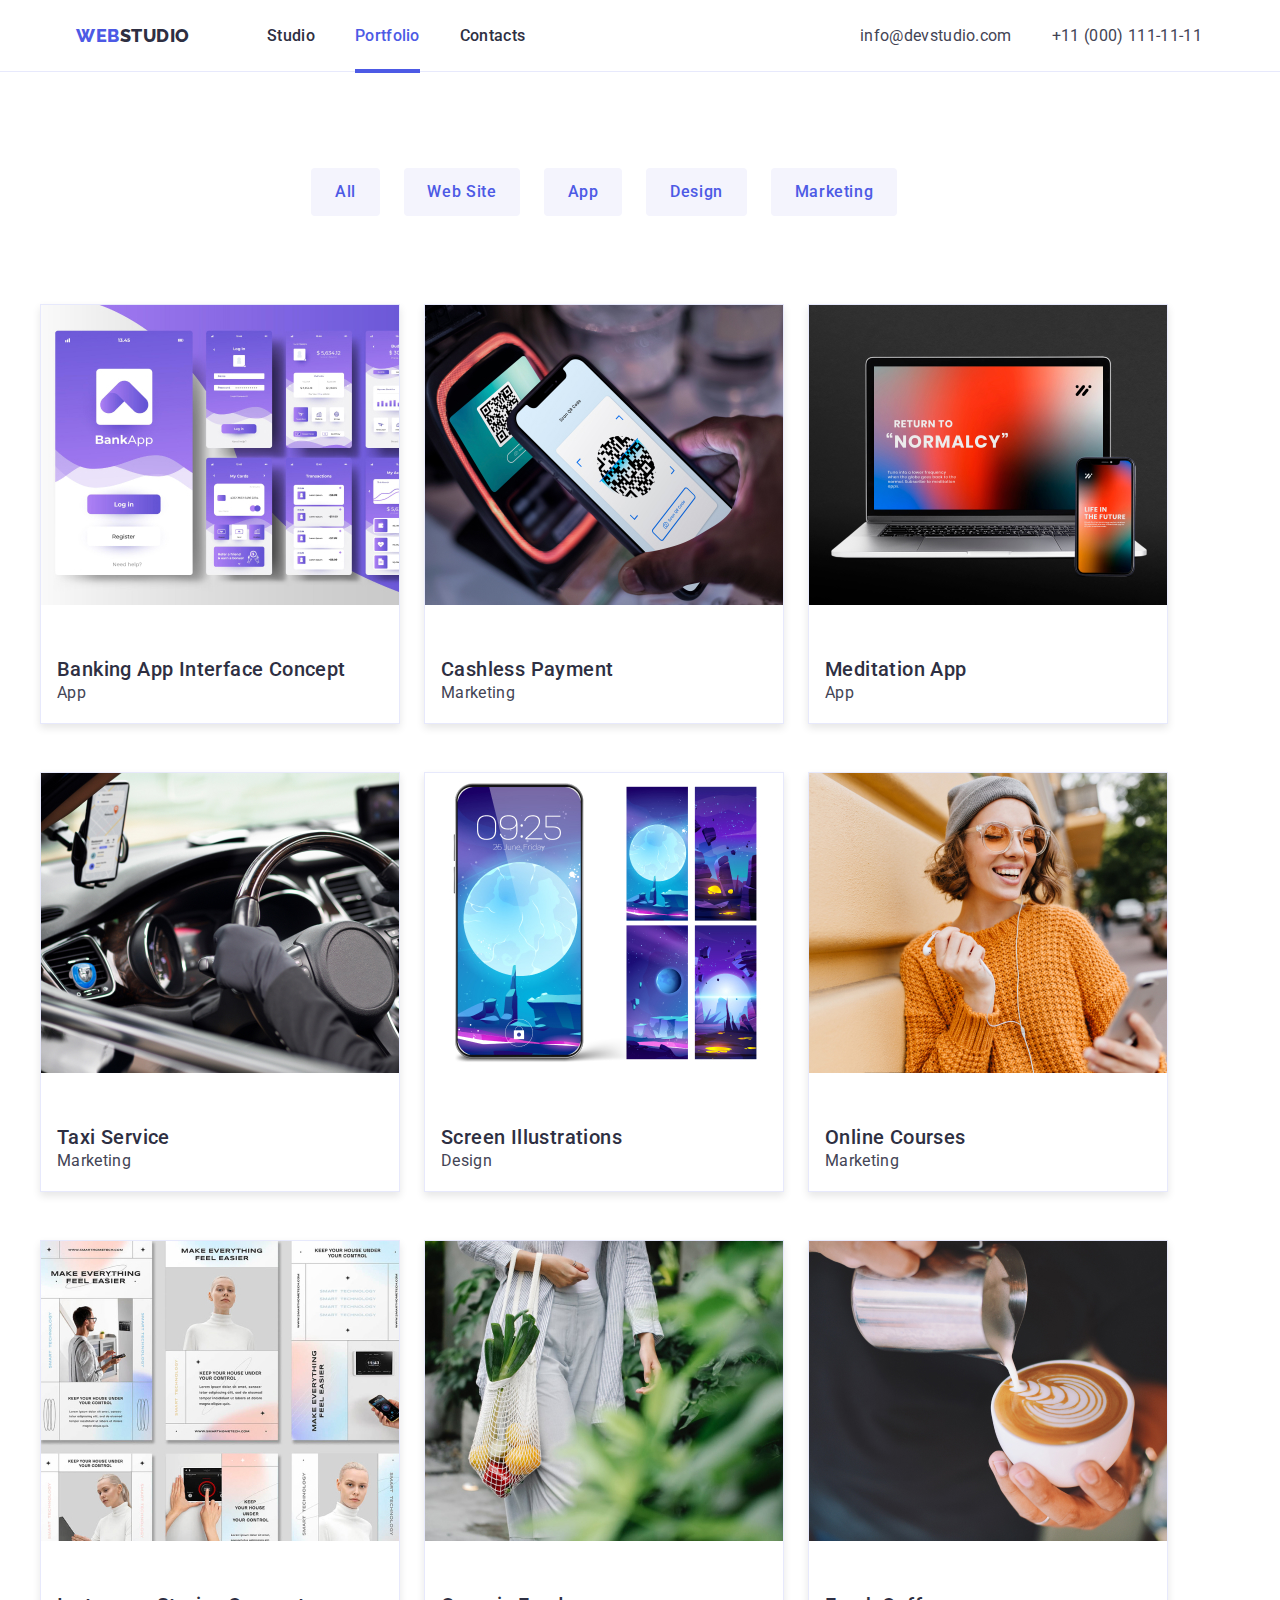
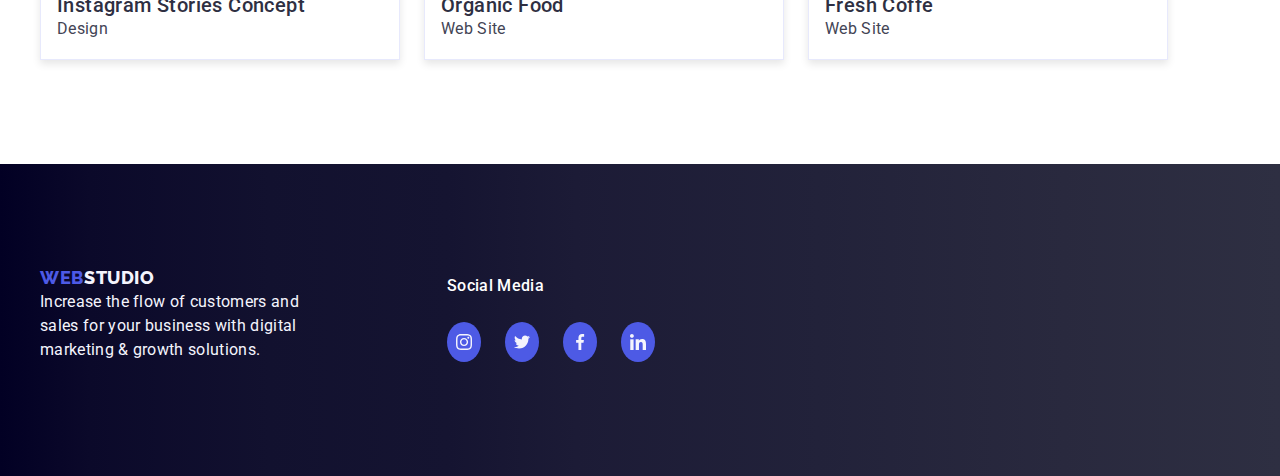
<file: portfolio.html>
<!DOCTYPE html>
<html lang="en">
  <head>
    <meta charset="UTF-8" />
    <meta name="viewport" content="width=device-width, initial-scale=1.0" />
    <link
      rel="stylesheet"
      href="https://cdnjs.cloudflare.com/ajax/libs/modern-normalize/1.0.0/modern-normalize.min.css"
    />
    <link rel="preconnect" href="https://fonts.googleapis.com" />
    <link rel="preconnect" href="https://fonts.gstatic.com" crossorigin />
    <link
      href="https://fonts.googleapis.com/css2?family=Roboto:wght@400;500;700;900&display=swap"
      rel="stylesheet"
    />
    <link rel="preconnect" href="https://fonts.googleapis.com" />
    <link rel="preconnect" href="https://fonts.gstatic.com" crossorigin />
    <link
      rel="stylesheet"
      href="https://cdnjs.cloudflare.com/ajax/libs/modern-normalize/2.0.0/modern-normalize.min.css"
      integrity="sha512-4xo8blKMVCiXpTaLzQSLSw3KFOVPWhm/TRtuPVc4WG6kUgjH6J03IBuG7JZPkcWMxJ5huwaBpOpnwYElP/m6wg=="
      crossorigin="anonymous"
      referrerpolicy="no-referrer"
    />
    <link
      href="https://fonts.googleapis.com/css2?family=Raleway:wght@800&display=swap"
      rel="stylesheet"
    />
    <link rel="stylesheet" type="text/css" href="./css/styles.css" />
    <title>Document</title>
  </head>
  <body class="portfolio-page">
    <header>
      <div class="top-line">
        <div class="container">
          <span class="logo">
            <a class="web-logo" href="index.html" type="button">WEB</a>
            <a class="studio-logo" href="index.html" type="button">STUDIO</a>
          </span>
          <nav>
            <span class="nav-menu">
              <a class="nav-studio" href="index.html" type="button">Studio</a>
              <a class="nav-portfolio" href="portfolio.html" type="button"
                >Portfolio</a
              >
              <a class="nav-contacts" href="" type="button">Contacts</a>
            </span>
          </nav>
          <span class="email-phone">
            <a href="" class="email">info@devstudio.com</a>
            <a href="" class="phone">+11 (000) 111-11-11</a>
          </span>
        </div>
      </div>
    </header>
    <main class="portfolio-main">
      <div class="container">
        <section class="section94px">
          <ul class="filters">
            <li>
              <div class="filter-btn-active">
                <button type="button" class="all-butoon">All</button>
              </div>
        
            </li>
            <li class="btn1-position">
              <div class="filter-btn1">
                <button type="button" class="web-site">Web Site</button>
              </div>
            </li>
            <li>
              <div class="filter-btn2">
                <button type="button" class="app">App</button>
              </div>
            </li>
            <li>
              <div class="filter-btn3">
                <button type="button" class="design">Design</button>
              </div>
            </li>
            <li>
              <div class="filter-btn4">
                <button type="button" class="marketing">Marketing</button>
              </div>
            </li>
          </ul>
          <!--Section row-->
          <section class="row-1" title="Row 1">
            <div class="project-card1">
              <ul class="project-card2">
                <li class="card-hover">
                   <span class="overlay-text">14 Stylish and User-Friendly App Design Concepts · Task Manager App · Calorie Tracker App · Exotic Fruit Ecommerce App · Cloud Storage App</span>
                  <img
                    class="img-portfolio1"
                    src="./images/Portofolio 1.jpg"
                    alt="img8"
                  />
                </li>
                <li class="card-content1">
                  <h3 class="footer-title">Banking App Interface Concept</h3>
                  <p class="footer-pharagraf">App</p>
                </li>
              </ul>
              <ul class="project-card2">
                <li class="card-hover">
                  <span class="overlay-text">14 Stylish and User-Friendly App Design Concepts · Task Manager App · Calorie Tracker App · Exotic Fruit Ecommerce App · Cloud Storage App</span>
                  <img
                    class="img-portfolio2"
                    src="./images/Portofolio 2.jpg"
                    alt="img8"
                  />
                </li>
                <li class="card-content2">
                  <h3 class="footer-title">Cashless Payment</h3>
                  <p class="footer-pharagraf">Marketing</p>
                </li>
              </ul>
              <ul class="project-card2">
                <li class="card-hover">
                   <span class="overlay-text">14 Stylish and User-Friendly App Design Concepts · Task Manager App · Calorie Tracker App · Exotic Fruit Ecommerce App · Cloud Storage App</span>
                  <img
                    class="img-portfolio3"
                    src="./images/Portofolio 3.jpg"
                    alt="img8"
                  />
                </li>
                <li class="card-content3">
                  <h3 class="footer-title">Meditation App</h3>
                  <p class="footer-pharagraf">App</p>
                </li>
              </ul>
            </div>
          </section>
          <section class="row-2" title="Row 2">
            <div class="project-card1">
              <ul class="project-card2">
                <li class="card-hover">
                   <span class="overlay-text">14 Stylish and User-Friendly App Design Concepts · Task Manager App · Calorie Tracker App · Exotic Fruit Ecommerce App · Cloud Storage App</span>
                  <img
                    class="img-portfolio1"
                    src="./images/Portofolio 4.jpg"
                    alt="img8"
                  />
                </li>
                <li class="card-content1">
                  <h3 class="footer-title">Taxi Service</h3>
                  <p class="footer-pharagraf">Marketing</p>
                </li>
              </ul>
              <ul class="project-card2">
                <li class="card-hover">
                   <span class="overlay-text">14 Stylish and User-Friendly App Design Concepts · Task Manager App · Calorie Tracker App · Exotic Fruit Ecommerce App · Cloud Storage App</span>
                  <img
                    class="img-portfolio2"
                    src="./images/Portofolio 5.jpg"
                    alt="img8"
                  />
                </li>
                <li class="card-content2">
                  <h3 class="footer-title">Screen Illustrations</h3>
                  <p class="footer-pharagraf">Design</p>
                </li>
              </ul>
              <ul class="project-card2">
                <li class="card-hover">
                   <span class="overlay-text">14 Stylish and User-Friendly App Design Concepts · Task Manager App · Calorie Tracker App · Exotic Fruit Ecommerce App · Cloud Storage App</span>
                  <img
                    class="img-portfolio3"
                    src="./images/Portofolio 6.jpg"
                    alt="img8"
                  />
                </li>
                <li class="card-content3">
                  <h3 class="footer-title">Online Courses</h3>
                  <p class="footer-pharagraf">Marketing</p>
                </li>
              </ul>
            </div>
          </section>
          <section class="row-3" title="Row 3">
            <div class="project-card1">
              <ul class="project-card2">
                <li class="card-hover">
                   <span class="overlay-text">14 Stylish and User-Friendly App Design Concepts · Task Manager App · Calorie Tracker App · Exotic Fruit Ecommerce App · Cloud Storage App</span>
                  <img
                    class="img-portfolio1"
                    src="./images/Portofolio 7.jpg"
                    alt="img8"
                  />
                </li>
                <li class="card-content1">
                  <h3 class="footer-title">Instagram Stories Concept</h3>
                  <p class="footer-pharagraf">Design</p>
                </li>
              </ul>
              <ul class="project-card2">
                <li class="card-hover">
                   <span class="overlay-text">14 Stylish and User-Friendly App Design Concepts · Task Manager App · Calorie Tracker App · Exotic Fruit Ecommerce App · Cloud Storage App</span>
                  <img
                    class="img-portfolio2"
                    src="./images/Portofolio 8.jpg"
                    alt="img8"
                  />
                </li>
                <li class="card-content2">
                  <h3 class="footer-title">Organic Food</h3>
                  <p class="footer-pharagraf">Web Site</p>
                </li>
              </ul>
              <ul class="project-card2">
                <li class="card-hover">
                   <span class="overlay-text">14 Stylish and User-Friendly App Design Concepts · Task Manager App · Calorie Tracker App · Exotic Fruit Ecommerce App · Cloud Storage App</span>
                  <img
                    class="img-portfolio3"
                    src="./images/Portofolio 9.jpg"
                    alt="img8"
                  />
                </li>
                <li class="card-content3">
                  <h3 class="footer-title">Fresh Coffe</h3>
                  <p class="footer-pharagraf">Web Site</p>
                </li>
              </ul>
            </div>
          </section>
        </section>
      </div>
    </main>
   <!-- Footer -->

    <footer>
      <section class="footer">
        <div class="container">
          <section class="section94px test123">
            <div class="logo-text">
              <span class="logo-footer">
                <a class="web-footer" href="index.html" type="button">WEB</a>
                <a class="studio-footer" href="index.html" type="button"
                  >STUDIO</a
                >
              </span>
              <div class="text-footer">
                <p class="text5">
                  Increase the flow of customers and sales for your business
                  with digital marketing & growth solutions.
                </p>
              </div>      
            </div>   
            <div class="social-footer">
              <p class="social-text">Social Media</p>
              <div class="icons-list">
                <a
                  href="https://www.instagram.com/"
                  target="_blank"
                  class="icon"
                  aria-label="instagram-link"
                >
                  <svg>
                    <use href="./icons/symbol-defs.svg#icon-instagram"></use>
                  </svg>
                </a>
                <a
                  href="https://twitter.com/home"
                  target="_blank"
                  class="icon"
                  aria-label="instagram-link"
                >
                  <svg>
                    <use href="./icons/symbol-defs.svg#icon-twitter"></use>
                  </svg>
                </a>
                <a
                  href="https://facebook.com/"
                  target="_blank"
                  class="icon"
                  aria-label="instagram-link"
                >
                  <svg>
                    <use href="./icons/symbol-defs.svg#icon-facebook"></use>
                  </svg>
                </a>
                <a
                  href="https://www.linkedin.com"
                  target="_blank"
                  class="icon"
                  aria-label="instagram-link"
                >
                  <svg>
                    <use href="./icons/symbol-defs.svg#icon-linkedin"></use>
                  </svg>
                </a>
              </div>
            </div>
        </div>
        </section>
      </section>
    </footer>
  </body>
</html>
</file>
<file: css/styles.css>
.body {
  background: #fff;
}
ul,
a,
h3 {
  padding-inline-start: 94px 0px;
}

.container {
  width: 1200px;
  position: absolute;
  display: flex;
  left: 50%;
  transform: translate(-50%);
  justify-content: center;
}

.section94px {
  padding: 94px 0px;
  /* height: auto; */
}

.top-line > .container {
  height: 72px;
}

.hero-image > .container {
  height: 600px;
}

/*NAV MENU -- TOP LINE*/

.top-line {
  width: auto;
  height: 72px;
  background: #fff;
  border-bottom: 1px solid #e7e9fc;
  display: flex;
  align-items: center;
  /* position: fixed; */
}

.logo {
  padding-top: 24px;
  display: flex;
  align-items: center;
  justify-content: flex-start;
  flex-direction: row;
  gap: 0px;
  width: 115px;
  height: 48px;
  position: relative;
}

.web-logo {
  font-family: "Raleway", sans-serif;
  font-weight: 800;
  font-size: 18px;
  line-height: 21px;
  line-height: 1.16667;
  letter-spacing: 0.03em;
  text-transform: uppercase;
  color: #4d5ae5;
}

.studio-logo {
  font-family: "Raleway", sans-serif;
  font-weight: 800;
  font-size: 18px;
  line-height: 21px;
  line-height: 1.16667;
  letter-spacing: 0.03em;
  text-transform: uppercase;
  color: #2e2f42;
}

.nav-menu {
  display: flex;
  align-items: flex-start;
  justify-content: flex-start;
  flex-direction: row;
  gap: 40px;
  width: 337px;
  height: 48px;
  padding-left: 76px;
  padding-top: 24px;
}

.nav-studio,
.nav-portfolio,
.nav-contacts {
  font-family: "Roboto", sans-serif;
  font-weight: 500;
  font-size: 16px;
  line-height: 24px;
  line-height: 1.5;
  letter-spacing: 0.02em;
  color: #2e2f42;
}

.email-phone {
  align-items: flex-start;
  justify-content: flex-start;
  flex-direction: row;
  width: 676px;
  height: 48px;
  display: flex;
  position: relative;
  padding-left: 332px;
  padding-top: 24px;
}

.email {
  font-family: "Roboto", sans-serif;
  font-weight: 400;
  font-size: 16px;
  line-height: 24px;
  line-height: 1.5;
  letter-spacing: 0.02em;
  color: #434455;
}

.phone {
  font-family: "Roboto", sans-serif;
  font-weight: 400;
  font-size: 16px;
  line-height: 24px;
  line-height: 1.5;
  letter-spacing: 0.02em;
  color: #434455;
  padding-left: 40px;
}

.top-line a:hover,
header.top-line a:focus {
  color: rgb(0, 0, 255);
}
.top-line a {
  transition-property: color;
  transition-duration: 0.25s;
  transition-timing-function: cubic-bezier(0.4, 0, 0.2, 1);
}

a {
  text-decoration: none;
}

/* --HERO IMAGE-- */

.hero-image {
  width: auto;
  height: 600px;
  background: var(--NAVY-BLUE, #2e2f42);
  flex-shrink: 0;
}

.hero-image > .container {
  display: block;
}

.button {
  /* display: flex; */
  width: 684px;
  height: 104px;
  padding-top: 48px;
  padding-left: 515px;
  padding-bottom: 150px;
}

.order-service {
  transition-property: background-color;
  transition-duration: 0.25s;
  transition-timing-function: cubic-bezier(0.4, 0, 0.2, 1);
  font-family: "Roboto", sans-serif;
  font-weight: 500;
  font-size: 16px;
  font-style: normal;
  line-height: 24px;
  letter-spacing: 0.04em;
  color: var(--WHITE, #fff);
  background: #4d5ae5;
  border: none;
  cursor: pointer;
  border-radius: 4px;
  gap: 10px;
  box-shadow: 0 4px 4px 0 rgba(0, 0, 0, 0.15);
  align-items: center;
  justify-content: center;
  width: 169px;
  height: 56px;
}
.order-service:hover {
  background-color: rgb(0, 0, 255);
}

.hero-title {
  margin: 0px;
  font-family: "Roboto", sans-serif;
  font-weight: 700;
  font-size: 56px;
  font-style: normal;
  line-height: 60px;
  letter-spacing: 0.02em;
  text-align: center;
  color: var(--WHITE, #fff);
  padding-top: 94px;
}

/*SECTION 1 & 2*/

.section1-2 {
  height: 1064px;
  width: auto;
  padding-bottom: 26px;
}

.section1-2 > .container {
  display: block;
}

.section1 {
  width: 1128px;
  height: 224px;
  padding-top: 26px;

  display: flex;
}

.feature1,
.feature2,
.feature3,
.feature4 {
  align-items: flex-start;
  justify-content: flex-start;
  flex-direction: column;
  gap: 8px;
  width: 264px;
  height: 104px;
}

.feature2,
.feature3,
.feature4 {
  margin-left: 24px;
}

.strategy,
.punctuality,
.diligence,
.tehnologies {
  font-family: "Roboto", sans-serif;
  font-weight: 500;
  font-size: 20px;
  font-style: normal;
  line-height: 24px;
  letter-spacing: 0.02em;
  color: var(--NAVY-BLUE, #2e2f42);
  margin: 0px;
}

.text-strategy,
.text-punctuality,
.text-diligence,
.text-tehnologies {
  font-family: "Roboto", sans-serif;
  font-weight: 400;
  font-size: 16px;
  font-style: normal;
  line-height: 24px;
  letter-spacing: 0.02em;
  color: var(--SLATE, #434455);
}

/*SECTION 2*/

.section2 {
  width: 1128px;
  height: 652px;
  flex-shrink: 0;
  padding-top: 120px;

  padding: bottom 26px;
}

.Section2-title {
  font-family: "Roboto", sans-serif;
  font-weight: 1103;
  font-size: 36px;
  font-style: normal;
  line-height: 40px;
  letter-spacing: 0.02em;
  text-transform: capitalize;
  margin: 0px;
  color: var(--NAVY-BLUE, #2e2f42);
  padding-left: 403px;
}

.technology-pictures {
  width: 1128px;
  height: 372px;
  display: flex;
  padding-top: 72px;
}

.img-1,
.img-2,
.img-3 {
  display: flex;
  align-items: flex-start;
  justify-content: flex-start;
  flex-direction: column;
  gap: 0px;
  width: 360px;
  height: 300px;
}

.img-2,
.img-3 {
  margin-left: 24px;
}

.size-pictures {
  border: 1px solid #e7e9fc;
  width: 360px;
  height: 300px;
}

/*SECTION 3 */

.section3 {
  width: auto;
  height: 732px;
  background: #f4f4fd;
  flex-shrink: 0;
}

.section3 > .container {
  display: block;
  height: 732px;
}

.title1 {
  display: flex;
  width: 647px;
  height: 40px;
  padding-top: 26px;
  padding-left: 483px;
}

.our-team {
  font-family: "Roboto", sans-serif;
  font-weight: 700;
  font-size: 36px;
  font-style: normal;
  line-height: 40px;
  letter-spacing: 0.02em;
  color: var(--NAVY-BLUE, #2e2f42);
  position: absolute;
  margin: 0px;
}

.pepole {
  width: 1128px;
  height: 452px;
  display: flex;
  padding-top: 72px;
}

ul {
  padding: 0;
}

.team-card1,
.team-card2,
.team-card3,
.team-card4 {
  list-style-type: none;
  align-items: center;
  justify-content: center;
  flex-direction: column;
  gap: 32px;
  border-radius: 0 0 4px 4px;
  padding: 0px 0px 32px 0px;
  width: 264px;
  height: 428px;
  box-shadow: 0 2px 1px 0 rgba(46, 47, 66, 0.08),
    0 1px 1px 0 rgba(46, 47, 66, 0.16), 0 1px 6px 0 rgba(46, 47, 66, 0.08);
  background: #fff;
}

.team-card2,
.team-card3,
.team-card4 {
  margin-left: 24px;
}

.img {
  width: 264px;
  height: 260px;
  background: url(<path-to-image>),
    lightgray -97.034px -0.927px / 181.897% 251.37% no-repeat;
}

.name {
  font-family: "Roboto", sans-serif;
  font-weight: 500;
  font-size: 20px;
  font-style: normal;
  line-height: 24px;
  letter-spacing: 0.02em;
  text-align: center;
  color: var(--NAVY-BLUE, #2e2f42);
}

.job-description {
  font-family: "Roboto", sans-serif;
  font-weight: 400;
  font-size: 16px;
  font-style: normal;
  line-height: 24px;
  letter-spacing: 0.02em;
  text-align: center;
  color: var(--SLATE, #434455);
}

.section3 h3:hover,
.section3 h3:focus,
.section3 p:hover,
.section3 p:focus {
  color: rgb(0, 0, 255);
  cursor: pointer;
}
.section3 h3,
.section3 p {
  transition-property: color;
  transition-duration: 0.25s;
  transition-timing-function: cubic-bezier(0.4, 0, 0.2, 1);
}

/*FOOTER*/

.footer {
  width: 100%;
  height: 312px;
  background: #2e2f42;
  flex-shrink: 0;
}
.footer > .container {
  display: block;
  height: 312px;
}

.logo-text {
  width: 264px;
  height: 118.5px;
  flex-shrink: 0;
  padding-top: 7.5px;
}

.logo-footer {
  display: flex;
  align-items: center;
  justify-content: flex-start;
  flex-direction: row;
  gap: 0px;
  width: 115px;
  height: 24px;
}

.footer a:hover {
  color: rgb(0, 0, 255);
}
.footer a {
  transition-property: color;
  transition-duration: 0.25s;
  transition-timing-function: cubic-bezier(0.4, 0, 0.2, 1);
}
.web-footer {
  font-family: "Raleway", sans-serif;
  font-weight: 800;
  font-size: 18px;
  font-style: normal;
  line-height: 21px;
  letter-spacing: 0.03em;
  text-transform: uppercase;
  color: var(--IRIS, #4d5ae5);
  display: flex;
  width: 44px;
  height: 21px;
  flex-direction: column;
  justify-content: center;
}

.studio-footer {
  font-family: "Raleway", sans-serif;
  font-weight: 800;
  font-size: 18px;
  font-style: normal;
  line-height: 21px;
  letter-spacing: 0.03em;
  text-transform: uppercase;
  color: var(--CLOUD, #f4f4fd);
  display: flex;
  width: 71px;
  height: 21px;
  flex-direction: column;
  justify-content: center;
}

.text-footer1 {
  width: 264px;
  height: 88px;
  padding-top: 16px;
}

.text5 {
  font-family: "Roboto", sans-serif;
  font-weight: 400;
  font-size: 16px;
  font-style: normal;
  line-height: 24px;
  letter-spacing: 0.02em;
  color: var(--CLOUD, #f4f4fd);
  width: 264px;
  margin: 0px;
}

/*PORTFOLIO CSS*/
.portfolio-main {
  width: 100%;
  height: 1692px;
}

.portfolio-main > .container {
  height: 1692px;
  display: block;
}
.filters {
  display: flex;
  align-items: flex-start;
  justify-content: flex-start;
  flex-direction: row;
  gap: 24px;
  width: 857px;
  height: 50px;
  padding-top: 2px;
  padding-left: 271px;
  margin: 0;
}

.all-butoon {
  font-family: "Roboto", sans-serif;
  font-weight: 500;
  font-size: 16px;
  font-style: normal;
  line-height: 24px;
  letter-spacing: 0.04em;
  color: #4d5ae5;
  background: #f4f4fd;
  border: none;
  cursor: pointer;
  border-radius: 4px;
  gap: 10px;
  align-items: center;
  justify-content: center;
  width: 69px;
  height: 48px;
  padding: 0px;
  z-index: 1;
  position: absolute;
}
.all-butoon:hover {
  background-color: #404bbf;
  color: WHITE;
}
.all-butoon {
  transition-property: background-color;
  transition-duration: 0.25s;
  transition-timing-function: cubic-bezier(0.4, 0, 0.2, 1);
}
.btn1-position {
  margin-left: 69px;
}

.web-site {
  font-family: "Roboto", sans-serif;
  font-weight: 500;
  font-size: 16px;
  font-style: normal;
  line-height: 24px;
  letter-spacing: 0.04em;
  color: #4d5ae5;
  background: #f4f4fd;
  border: none;
  cursor: pointer;
  border-radius: 4px;
  gap: 10px;
  align-items: center;
  justify-content: center;
  width: 116px;
  height: 48px;
}

.app {
  font-family: "Roboto", sans-serif;
  font-weight: 500;
  font-size: 16px;
  font-style: normal;
  line-height: 24px;
  letter-spacing: 0.04em;
  color: #4d5ae5;
  background: #f4f4fd;
  border: none;
  cursor: pointer;
  border-radius: 4px;
  gap: 10px;
  align-items: center;
  justify-content: center;
  width: 78px;
  height: 48px;
}

.design {
  font-family: "Roboto", sans-serif;
  font-weight: 500;
  font-size: 16px;
  font-style: normal;
  line-height: 24px;
  letter-spacing: 0.04em;
  color: #4d5ae5;
  background: #f4f4fd;
  border: none;
  cursor: pointer;
  border-radius: 4px;
  gap: 10px;
  align-items: center;
  justify-content: center;
  width: 101px;
  height: 48px;
}

.marketing {
  font-family: "Roboto", sans-serif;
  font-weight: 500;
  font-size: 16px;
  font-style: normal;
  line-height: 24px;
  letter-spacing: 0.04em;
  color: #4d5ae5;
  background: #f4f4fd;
  border: none;
  cursor: pointer;
  border-radius: 4px;
  gap: 10px;
  align-items: center;
  justify-content: center;
  width: 126px;
  height: 48px;
}

/*Section row*/

.row-1 {
  width: 1128px;
  height: 492px;
  padding-top: 72px;
}

.row-2 {
  width: 1128px;
  height: 468px;

  padding-top: 48px;
}

.row-3 {
  width: 1128px;
  height: 494px;

  padding-top: 48px;
  padding-bottom: 26px;
}

.row-1,
.row-2,
.row-3,
li {
  list-style-type: none;
}

.project-card1 {
  display: flex;
}

.project-card2 {
  border: 1px solid #e7e9fc;
  width: 360px;
  height: 420px;
  background: #fff;
}

.project-card1 .project-card2:nth-child(2),
.project-card1 .project-card2:nth-child(3) {
  margin-left: 24px;
}

.card-content1,
.card-content2,
.card-content3 {
  align-items: flex-start;
  justify-content: center;
  flex-direction: column;
  gap: 8px;
  margin-top: 32px;
  width: 360px;
  height: 56px;
  padding: 16px;
}

.footer-title {
  font-family: "Roboto", sans-serif;
  font-weight: 500;
  font-size: 20px;

  line-height: 24px;
  line-height: 1.2;
  letter-spacing: 0.02em;
  color: #2e2f42;
  margin: 0px;
}

.footer-pharagraf {
  font-family: "Roboto", sans-serif;
  font-weight: 400;
  font-size: 16px;

  line-height: 24px;
  line-height: 1.5;
  letter-spacing: 0.02em;
  color: #434455;
  margin: 0px;
}

.img-portfolio1,
.img-portfolio2,
.img-portfolio3 {
  width: 360px;
  height: 300px;
}

.hero-image {
  background: linear-gradient(#2e2f42b2, #2e2f42b2),
    url("/images/hero-image.jpg");
}
.icons-list {
  display: flex;
  justify-content: center;
  gap: 24px;
  margin-top: 8px;
}
.icons-list .icon svg {
  width: 16px;
  height: 16px;
  top: 12px;
  left: 12px;
}
.icons-list .icon {
  width: 40px;
  height: 40px;
  background-color: #4d5ae5;
  border-radius: 50%;
}
.icons-list .icon {
  display: flex;
  justify-content: center;
  align-items: center;
}
.icons-list .icon:hover {
  background-color: #000a73;
}
.icon-list .icon:focus {
  background-color: #000ea8;
}
.icon-list {
  transition-property: background-color;
  transition-duration: 0.25s;
  transition-timing-function: cubic-bezier(0.4, 0, 0.2, 1);
}
.footer {
  background: rgb(2, 0, 36);
  background: linear-gradient(
    90deg,
    rgba(2, 0, 36, 1) 0%,
    rgba(11, 9, 42, 1) 7%,
    rgba(18, 17, 47, 1) 21%,
    rgba(21, 20, 49, 1) 35%,
    rgba(28, 27, 54, 1) 45%,
    rgba(34, 34, 58, 1) 64%,
    rgba(41, 41, 62, 1) 83%,
    rgba(46, 47, 66, 1) 100%,
    rgba(41, 65, 87, 1) 100%,
    rgba(31, 102, 129, 1) 100%,
    rgba(19, 146, 179, 1) 100%,
    rgba(0, 212, 255, 1) 100%
  );
}
.social-text {
  font-family: Roboto;
  font-size: 16px;
  font-weight: 500;
  line-height: 24px;
  letter-spacing: 0.02em;
  color: #ffffff;
}

.span .feature1,
.span .feature2,
.span .feature3,
.span .feature4 {
  display: inline-block;
}
.feature-icons {
  display: flex;
  justify-content: center;
  align-items: center;
  width: 264px;
  height: 112px;
  border-radius: 4px;
  background-color: #f4f4fd;
}
.feature-icons svg {
  width: 64px;
  height: 64px;
  top: 24px;
  left: 100px;
  padding: 0px, 2.14px, 0px, 2.14px;
}
.section-four > h2 {
  text-align: center;
  margin-top: 120px;
  font-family: Roboto;
  font-weight: 700;
  font-size: 36px;
  line-height: 40px;
}

.customers {
  display: flex;
  justify-content: center;
  gap: 24px;
  margin-top: 72px;
  margin-bottom: 120px;
}

.customers .customers-logo {
  width: 168px;
  height: 88px;
  border: 1px solid #8e8f99;
  border-radius: 4px;
  display: flex;
  justify-content: center;
  align-items: center;
}

.customers .customers-logo:hover,
.customers .customers-logo:active {
  border: 1px solid #10a5f5;
}
.customers .customers-logo {
  transition-property: color;
  transition-duration: 0.25s;
  transition-timing-function: cubic-bezier(0.4, 0, 0.2, 1);
}
.customers-logo svg {
  color: #8e8f99;
  width: 104px;
  height: 56px;
}

.customers-logo svg:hover {
  color: #10a5f5;
}
.customers-logo svg {
  transition-property: color;
  transition-duration: 0.25s;
  transition-timing-function: cubic-bezier(0.4, 0, 0.2, 1);
}
.social-footer {
  display: flex;
  flex-direction: column;
  width: 208px;
  height: 80px;
}
.test123 {
  display: flex;
  justify-content: start;
  gap: 143px;
}
.project-card2 {
  box-shadow: 0 4px 8px rgba(0, 0, 0, 0.1);
  /* Tranziție pentru efectul de tranziție lin al umbrei */
  transition: box-shadow 0.3s ease;
}
.project-card2:hover {
  box-shadow: 0 8px 16px rgba(0, 0, 0, 0.2);
}
.all-butoon:hover {
  box-shadow: 0 8px 16px rgba(0, 0, 0, 0.2);
}
.web-site:hover {
  box-shadow: 0 8px 16px rgba(0, 0, 0, 0.2);
}
.app:hover {
  box-shadow: 0 8px 16px rgba(0, 0, 0, 0.2);
}
.design:hover {
  box-shadow: 0 8px 16px rgba(0, 0, 0, 0.2);
}
.marketing:hover {
  box-shadow: 0 8px 16px rgba(0, 0, 0, 0.2);
}
.project-card2 {
  transition-property: box-shadow;
  transition-duration: 0.25s;
  transition-timing-function: cubic-bezier(0.4, 0, 0.2, 1);
}
.all-butoon {
  transition-property: box-shadow, background-color;
  transition-duration: 0.25s;
  transition-timing-function: cubic-bezier(0.4, 0, 0.2, 1);
}
.web-site {
  transition-property: box-shadow;
  transition-duration: 0.25s;
  transition-timing-function: cubic-bezier(0.4, 0, 0.2, 1);
}
.design {
  transition-property: box-shadow;
  transition-duration: 0.25s;
  transition-timing-function: cubic-bezier(0.4, 0, 0.2, 1);
}
.marketing {
  transition-property: box-shadow;
  transition-duration: 0.25s;
  transition-timing-function: cubic-bezier(0.4, 0, 0.2, 1);
}
.app {
  transition-property: box-shadow;
  transition-duration: 0.25s;
  transition-timing-function: cubic-bezier(0.4, 0, 0.2, 1);
}
.nav-studio {
  position: relative;
}
.nav-studio::after {
  content: "";
  position: absolute;
  left: 0;
  bottom: -25px;
  width: 100%;
  height: 4px;
  background-color: #4d5ae5;
}

body:not(.index-page) .nav-studio::after {
  display: none;
}
.index-page .nav-studio {
  color: #4d5ae5;
}

.nav-portfolio {
  position: relative;
}
.nav-portfolio::after {
  content: "";
  position: absolute;
  left: 0;
  bottom: -25px;
  width: 100%;
  height: 4px;
  background-color: #4d5ae5;
}
body:not(.portfolio-page) .nav-portfolio::after {
  display: none;
}
.portfolio-page .nav-portfolio {
  color: #4d5ae5;
}
.card-hover {
  position: relative;
  overflow: hidden;
}

.card-hover::before {
  content: "";
  position: absolute;
  bottom: 0; /* Plasează suprapunerea în partea de jos a cardului */
  left: 0;
  width: 100%;
  height: 0; /* Începe cu o înălțime de 0 */
  background-color: #4d5ae5;
  transition: height 0.3s ease; /* Adaugă o tranziție pentru înălțime */
}

.card-hover:hover::before {
  height: 100%; /* Mărește înălțimea suprapunerii la 100% la trecerea cu mouse-ul */
}
.overlay-text {
  position: absolute;
  bottom: 50%;
  left: 0;
  width: 100%;
  text-align: center;
  transform: translateY(50%);
  color: #f4f4fd;
  font-size: 20px;
  font-weight: bold;
  opacity: 0; /* Inițial, setăm opacitatea la 0 */
  transition: opacity 0.3s ease; /* Adăugăm o tranziție pentru opacitate */
}

.project-card2:hover .overlay-text {
  opacity: 1; /* La trecerea cu mouse-ul peste card, setăm opacitatea la 1 */
}
.overlay-text {
  font-family: Roboto;
  font-size: 16px;
  font-weight: 400;
  line-height: 24px;
  letter-spacing: 0.02em;
  text-align: center;
}
.is-hidden {
  visibility: hidden;
  opacity: 0;
  transform: scale(1.1);
}
.modal {
  box-shadow: 0px 2px 1px 0px #00000033;
  box-shadow: 0px 1px 3px 0px #0000001f;
  box-shadow: 0px 1px 1px 0px #00000024;
  background-color: #2e2f4266;
  position: fixed;
  top: 0;
  left: 0;
  width: 100vw;
  height: 100vh;
  display: flex;
  justify-content: center;
  align-items: center;
  z-index: 2;
  opacity: 1;
  transition: transform;
  transition-duration: 0.25s;
  transition-timing-function: cubic-bezier(0.4, 0, 0.2, 1);
}
.modal-content {
  padding: 16px;
  background-color: #fff;
  width: 525px;
  height: 677px;
  position: relative;
}
.close-btn {
  width: 24px;
  height: 24px;
  background-color: #e7e9fc;
  border: 1px solid #0000001a;
  border-radius: 50%;
  color: #2e2f42;
  outline: none;
  position: absolute;
  top: 24px;
  right: 24px;
  z-index: 3;
}
.close-btn svg {
  width: 8px;
  height: 8px;
  top: 8px;
  left: 8px;
}
</file>
